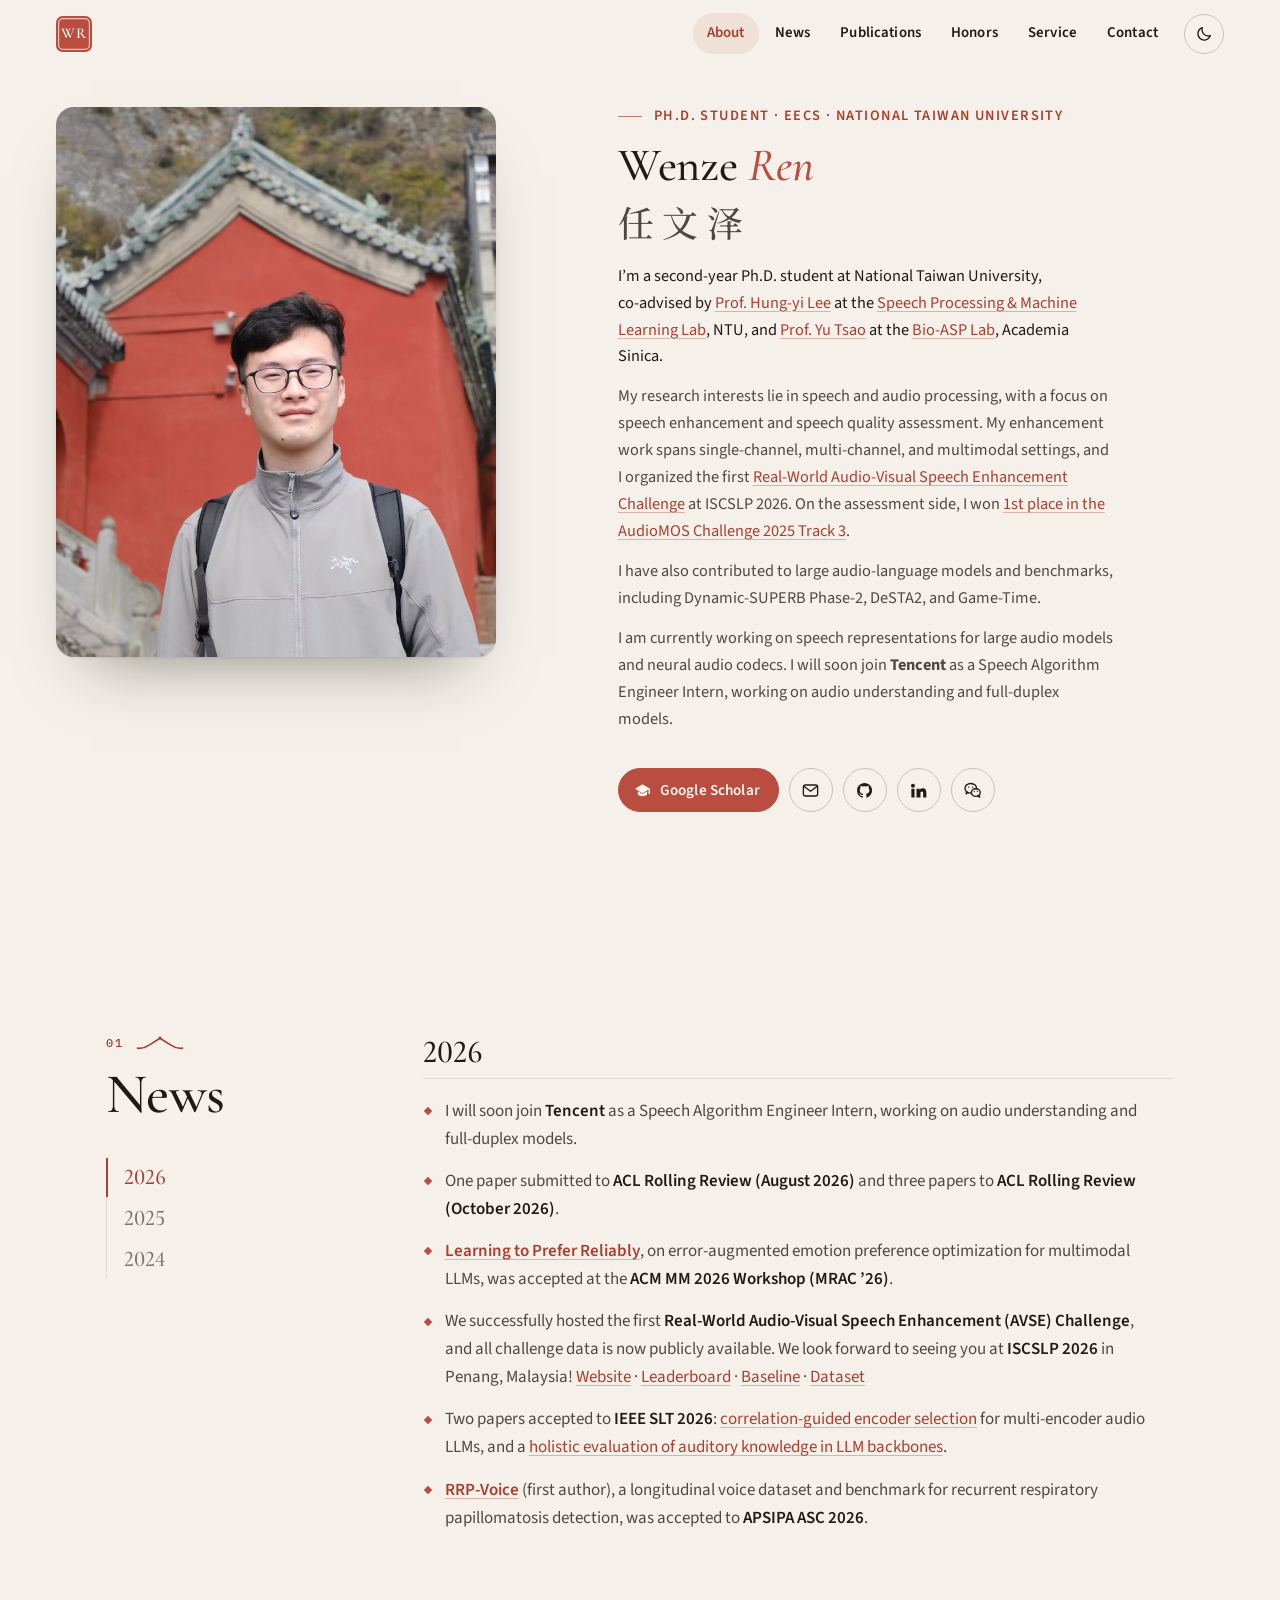
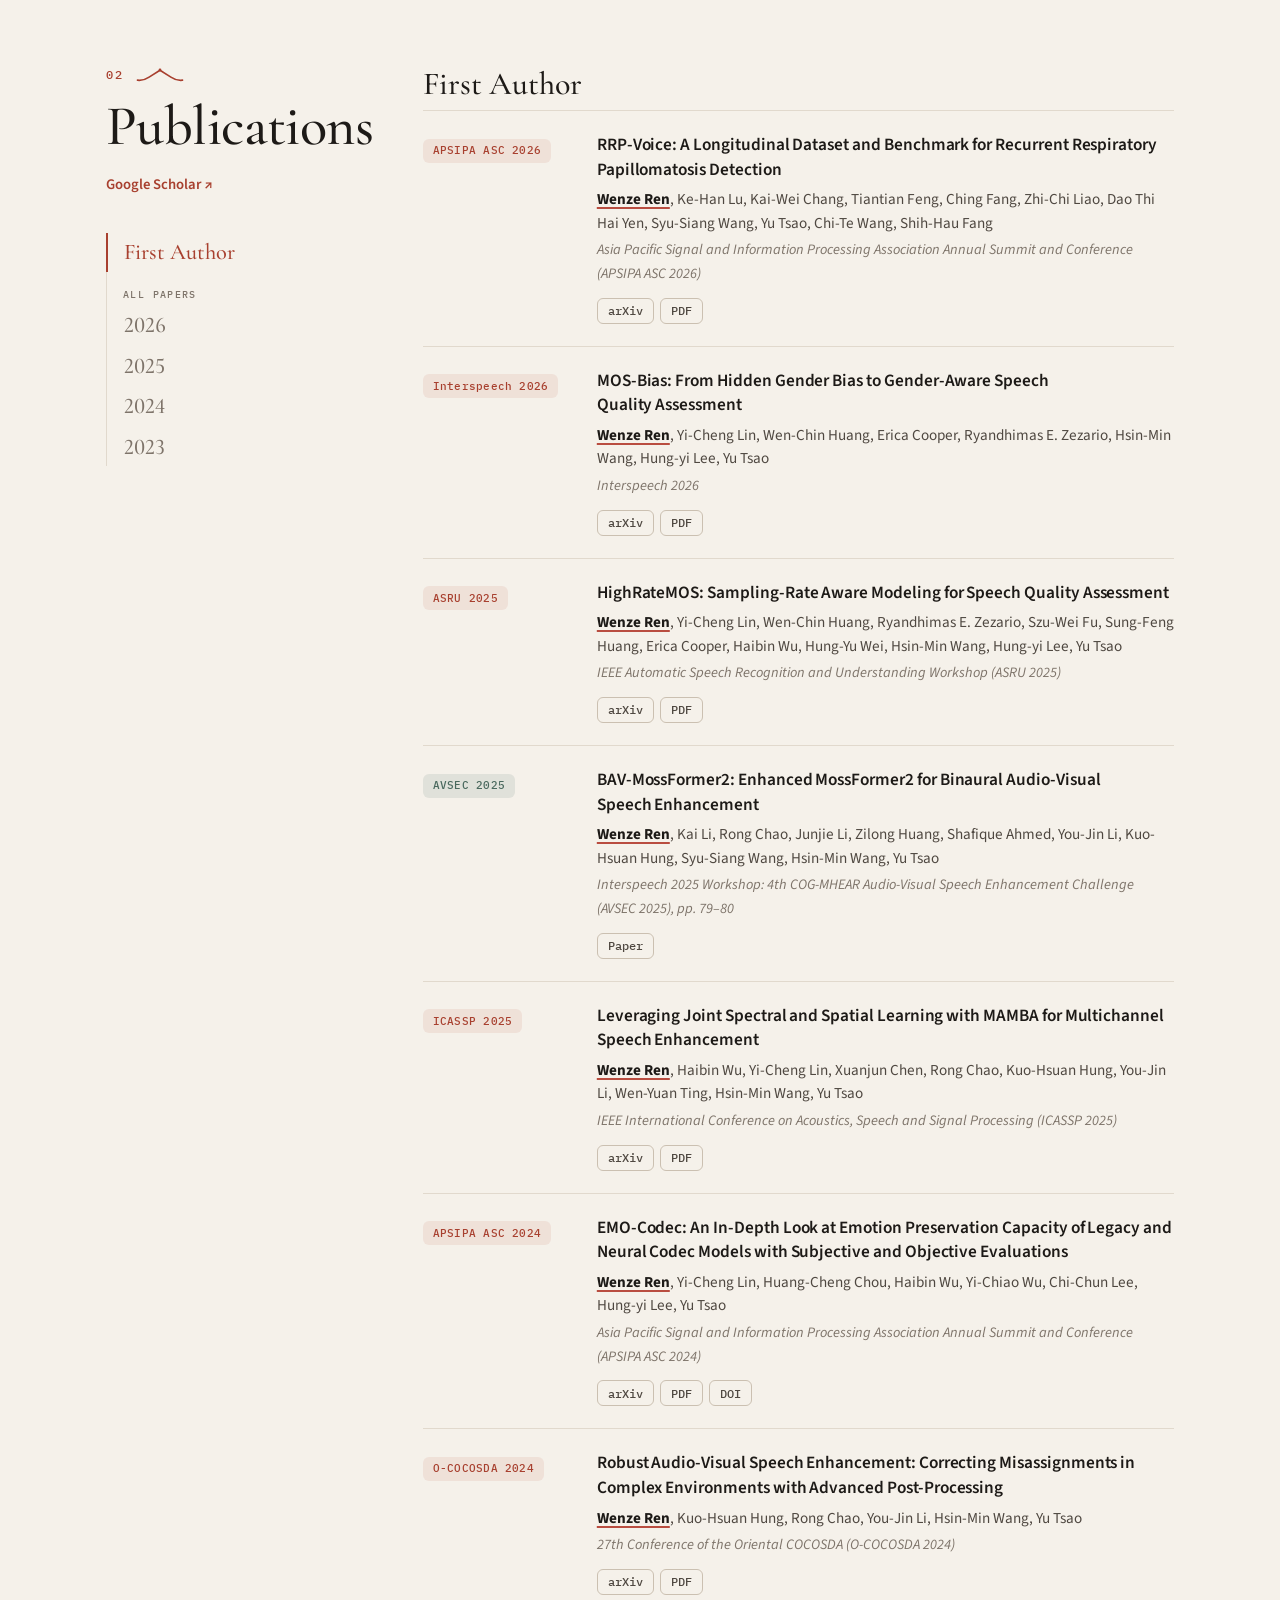
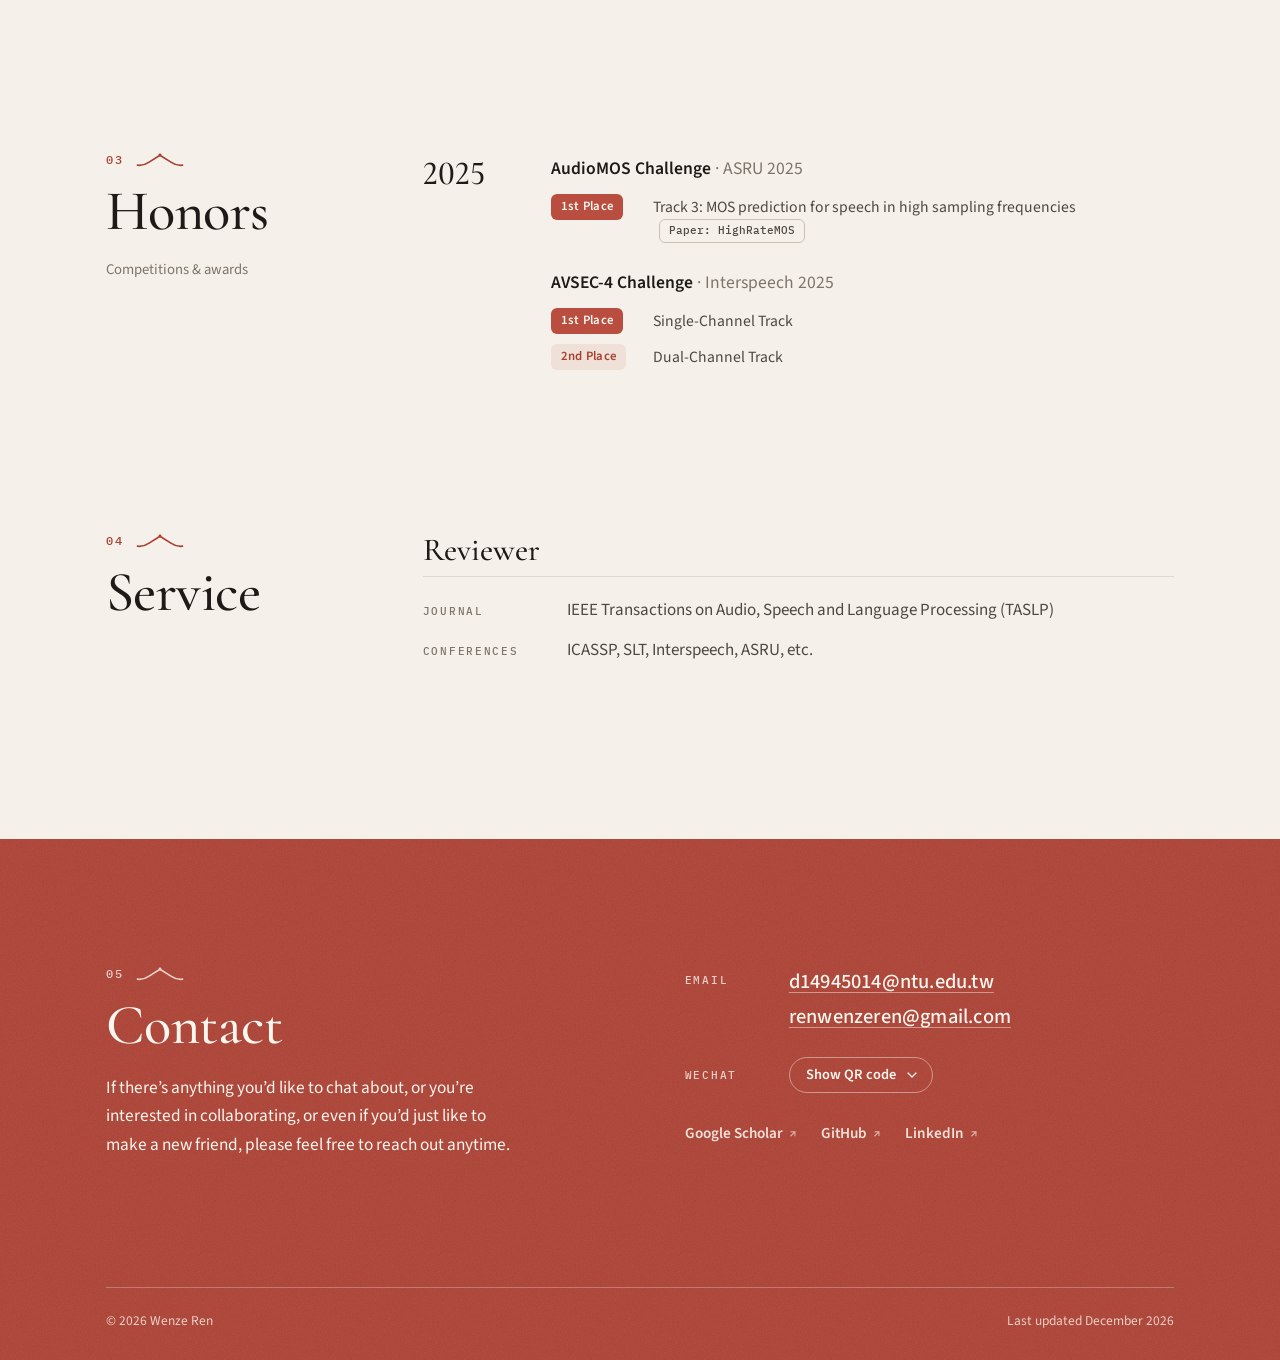
<file: index.html>
<!doctype html>
<html lang="en">
<head>
  <meta charset="utf-8">
  <meta name="viewport" content="width=device-width, initial-scale=1, viewport-fit=cover">
  <title>Wenze Ren 任文泽 · Speech &amp; Audio AI</title>
  <meta name="description" content="Wenze Ren (任文泽) is a Ph.D. student at National Taiwan University working on speech enhancement, speech quality assessment and large audio-language models.">
  <meta name="author" content="Wenze Ren">
  <meta name="theme-color" content="#F5F1EA" media="(prefers-color-scheme: light)">
  <meta name="theme-color" content="#151311" media="(prefers-color-scheme: dark)">
  <link rel="icon" href="assets/img/favicon.svg" type="image/svg+xml">

  <!-- Social preview (link previews in WeChat, Slack, X, …) -->
  <meta property="og:type" content="website">
  <meta property="og:title" content="Wenze Ren 任文泽">
  <meta property="og:description" content="Ph.D. student at National Taiwan University working on speech enhancement, speech quality assessment and audio-language models.">
  <meta property="og:url" content="https://rezzsl.github.io/">
  <meta property="og:image" content="https://rezzsl.github.io/assets/img/og.jpg">
  <meta name="twitter:card" content="summary_large_image">

  <script>
    (function () {
      var root = document.documentElement;
      root.classList.add('js');
      try { var t = localStorage.getItem('theme'); if (t === 'light' || t === 'dark') root.dataset.theme = t; } catch (e) {}
    })();
  </script>

  <link rel="preconnect" href="https://fonts.googleapis.com">
  <link rel="preconnect" href="https://fonts.gstatic.com" crossorigin>
  <link rel="stylesheet" href="https://fonts.googleapis.com/css2?family=Cormorant+Garamond:ital,wght@0,500;0,600;1,500&family=IBM+Plex+Mono:wght@400;500&family=Source+Sans+3:ital,wght@0,400;0,500;0,600;0,700;1,400&display=swap">
  <link rel="stylesheet" href="https://fonts.googleapis.com/css2?family=Noto+Serif+SC:wght@500&text=%E4%BB%BB%E6%96%87%E6%B3%BD&display=swap">
  <!-- ?v= is bumped whenever style.css / publications.js / main.js change, so browsers never mix a new page with cached old files -->
  <link rel="stylesheet" href="assets/css/style.css?v=20261128">
</head>
<body>
  <a class="skip-link" href="#main">Skip to content</a>

  <!-- ============ Header ============ -->
  <header class="site-header" data-header>
    <a class="brand" href="#top" aria-label="Wenze Ren, back to top">
      <span class="brand__seal" aria-hidden="true">WR</span>
      <span class="brand__name">Wenze Ren</span>
    </a>
    <nav class="site-nav" aria-label="Primary">
      <ul class="site-nav__links" id="nav-links">
        <li><a href="#about">About</a></li>
        <li><a href="#news">News</a></li>
        <li><a href="#publications">Publications</a></li>
        <li><a href="#honors">Honors</a></li>
        <li><a href="#service">Service</a></li>
        <li><a href="#contact">Contact</a></li>
      </ul>
      <button class="icon-btn theme-toggle" type="button" data-theme-toggle aria-label="Switch to dark mode">
        <svg class="i-moon" viewBox="0 0 24 24" aria-hidden="true"><path d="M20.5 14.2A8.5 8.5 0 0 1 9.8 3.5a8.5 8.5 0 1 0 10.7 10.7Z"/></svg>
        <svg class="i-sun" viewBox="0 0 24 24" aria-hidden="true"><circle cx="12" cy="12" r="4.2"/><path d="M12 2.5v2.2M12 19.3v2.2M4.6 4.6l1.6 1.6M17.8 17.8l1.6 1.6M2.5 12h2.2M19.3 12h2.2M4.6 19.4l1.6-1.6M17.8 6.2l1.6-1.6"/></svg>
      </button>
      <button class="icon-btn nav-toggle" type="button" aria-expanded="false" aria-controls="nav-links" aria-label="Open menu">
        <svg viewBox="0 0 24 24" aria-hidden="true"><path d="M4 8h16M4 16h16"/></svg>
      </button>
    </nav>
  </header>

  <!-- ============ Hero ============ -->
  <section class="hero" id="about">
    <figure class="hero__photo">
      <img src="assets/img/wudangshan.jpg"
           srcset="assets/img/wudangshan-800.jpg 800w, assets/img/wudangshan.jpg 1280w"
           sizes="(max-width: 760px) 100vw, 440px"
           width="1280" height="1920" fetchpriority="high"
           alt="Portrait of Wenze Ren">
    </figure>

    <div class="hero__panel">
      <div class="hero__content">
        <p class="eyebrow">Ph.D. Student · EECS · National Taiwan University</p>
        <h1 class="hero__name">
          <span class="hero__en">Wenze <em>Ren</em></span>
          <span class="hero__zh" lang="zh-Hans">任文泽</span>
        </h1>
        <div class="hero__bio">
          <p>I’m a second-year Ph.D. student at National Taiwan University, <span class="nowrap">co-advised</span> by <a href="https://speech.ee.ntu.edu.tw/~hylee/index.php" target="_blank" rel="noopener">Prof. Hung-yi Lee</a> at the <a href="https://speech.ee.ntu.edu.tw/" target="_blank" rel="noopener">Speech Processing &amp; Machine Learning Lab</a>, NTU, and <a href="https://www.citi.sinica.edu.tw/pages/yu.tsao/index_en.html" target="_blank" rel="noopener">Prof. Yu Tsao</a> at the <a href="https://bio-asplab.citi.sinica.edu.tw/" target="_blank" rel="noopener">Bio-ASP Lab</a>, Academia Sinica.</p>
          <p>My research interests lie in speech and audio processing, with a focus on speech enhancement and speech quality assessment. My enhancement work spans single-channel, multi-channel, and multimodal settings, and I organized the first <a href="https://real-world-avse.github.io/" target="_blank" rel="noopener">Real-World Audio-Visual Speech Enhancement Challenge</a> at ISCSLP 2026. On the assessment side, I won <a href="#pub-highratemos">1st place in the AudioMOS Challenge 2025 Track 3</a>.</p>
          <p>I have also contributed to large audio-language models and benchmarks, including <span class="nowrap">Dynamic-SUPERB</span> <span class="nowrap">Phase-2</span>, DeSTA2, and <span class="nowrap">Game-Time</span>.</p>
          <p>I am currently working on speech representations for large audio models and neural audio codecs. I will soon join <strong>Tencent</strong> as a Speech Algorithm Engineer Intern, working on audio understanding and full-duplex models.</p>
        </div>
        <ul class="hero__links">
          <li>
            <a class="btn btn--solid" href="https://scholar.google.com/citations?user=w5F00dYAAAAJ" target="_blank" rel="noopener">
              <svg class="is-filled" viewBox="0 0 24 24" aria-hidden="true"><path d="M12 3 1.5 9.5 12 16l8.5-5.3V17h2V9.5L12 3Z"/><path d="M5.5 13v4.2c1.6 1.9 3.9 2.8 6.5 2.8s4.9-.9 6.5-2.8V13L12 17l-6.5-4Z"/></svg>
              Google Scholar
            </a>
          </li>
          <li><a class="icon-link" href="#contact" aria-label="Email"><svg viewBox="0 0 24 24" aria-hidden="true"><rect x="3" y="5" width="18" height="14" rx="2.5"/><path d="m4 7 8 6 8-6"/></svg></a></li>
          <li><a class="icon-link" href="https://github.com/rezzsl" target="_blank" rel="noopener" aria-label="GitHub"><svg class="is-filled" viewBox="0 0 24 24" aria-hidden="true"><path d="M12 2.5a9.5 9.5 0 0 0-3 18.5c.5.1.7-.2.7-.5v-1.7c-2.7.6-3.3-1.2-3.3-1.2-.4-1.1-1.1-1.4-1.1-1.4-.9-.6.1-.6.1-.6 1 .1 1.5 1 1.5 1 .9 1.5 2.3 1.1 2.9.8.1-.6.3-1.1.6-1.3-2.1-.2-4.4-1.1-4.4-4.8 0-1.1.4-1.9 1-2.6-.1-.2-.4-1.2.1-2.6 0 0 .8-.3 2.6 1a9 9 0 0 1 4.8 0c1.8-1.3 2.6-1 2.6-1 .5 1.4.2 2.4.1 2.6.6.7 1 1.5 1 2.6 0 3.7-2.3 4.6-4.4 4.8.3.3.6.9.6 1.8v2.6c0 .3.2.6.7.5A9.5 9.5 0 0 0 12 2.5Z"/></svg></a></li>
          <li><a class="icon-link" href="https://www.linkedin.com/in/rezzsl/" target="_blank" rel="noopener" aria-label="LinkedIn"><svg class="is-filled" viewBox="0 0 24 24" aria-hidden="true"><path d="M4.98 3.5a2.5 2.5 0 1 1 0 5 2.5 2.5 0 0 1 0-5ZM3 9.75h4v11H3v-11Z"/><path d="M9.5 9.75H13.3V11.25H13.36C13.89 10.25 15.19 9.2 17.13 9.2C21.16 9.2 21.9 11.85 21.9 15.3V20.75H17.9V15.92C17.9 14.77 17.88 13.29 16.3 13.29C14.69 13.29 14.45 14.54 14.45 15.84V20.75H9.5Z"/></svg></a></li>
          <li><a class="icon-link" href="#contact" data-open-wechat aria-label="WeChat"><svg viewBox="0 0 24 24" aria-hidden="true"><path d="M10.63 15.26A7.3 6.1 0 1 1 17.06 9.84"/><path d="M4.64 13.51 3.9 16.3l2.25-1.82"/><path d="M21.8 14.6a5.6 4.8 0 1 1-11.2 0 5.6 4.8 0 1 1 11.2 0Z"/><path d="m20.16 17.99 1.04 2.31-2.63-1.35"/><path d="M7.3 7.8h.01M12.1 7.8h.01M14.3 13.4h.01M18.1 13.4h.01"/></svg></a></li>
        </ul>
      </div>
    </div>
  </section>

  <main id="main">
    <!-- ============ News ============ -->
    <section class="section" id="news">
      <header class="section__head reveal">
        <span class="section__index">01</span>
        <h2 class="section__title">News</h2>
        <nav class="year-nav" aria-label="News by year" data-news-nav></nav>
      </header>

      <div class="section__body">
        <ol class="news reveal">
          <li class="news__year">
            <h3 class="news__label">2026</h3>
            <ul class="news__items">
              <li>I will soon join <strong>Tencent</strong> as a Speech Algorithm Engineer Intern, working on audio understanding and full-duplex models.</li>
              <li>One paper submitted to <strong>ACL Rolling Review (August 2026)</strong> and three papers to <strong>ACL Rolling Review (October 2026)</strong>.</li>
              <li><a href="#pub-emotion-preference"><strong>Learning to Prefer Reliably</strong></a>, on error-augmented emotion preference optimization for multimodal LLMs, was accepted at the <strong>ACM MM 2026 Workshop (MRAC ’26)</strong>.</li>
              <li>We successfully hosted the first <strong>Real-World Audio-Visual Speech Enhancement (AVSE) Challenge</strong>, and all challenge data is now publicly available. We look forward to seeing you at <strong>ISCSLP 2026</strong> in Penang, Malaysia! <a href="https://real-world-avse.github.io/" target="_blank" rel="noopener">Website</a> · <a href="https://avse.renwenze.com/" target="_blank" rel="noopener">Leaderboard</a> · <a href="https://github.com/Real-World-AVSE/Baseline" target="_blank" rel="noopener">Baseline</a> · <a href="https://huggingface.co/datasets/Rezzsl/Real-World_AVSE_Challenge_dev_and_test_sets_ISCSLP_2026" target="_blank" rel="noopener">Dataset</a></li>
              <li>Two papers accepted to <strong>IEEE SLT 2026</strong>: <a href="#pub-encoder-selection">correlation-guided encoder selection</a> for multi-encoder audio LLMs, and a <a href="#pub-akb">holistic evaluation of auditory knowledge in LLM backbones</a>.</li>
              <li><a href="#pub-rrp-voice"><strong>RRP-Voice</strong></a> (first author), a longitudinal voice dataset and benchmark for recurrent respiratory papillomatosis detection, was accepted to <strong>APSIPA ASC 2026</strong>.</li>
              <li><a href="#pub-taigispeech"><strong>TaigiSpeech</strong></a> (core contributor), a real-world Taiwanese speech-intent dataset, was accepted to <strong>Interspeech 2026</strong> as a long paper.</li>
              <li><a href="#pub-mos-bias"><strong>MOS-Bias</strong></a> (first author), which uncovers hidden gender bias in speech quality assessment, was accepted to <strong>Interspeech 2026</strong>.</li>
              <li><a href="#pub-game-time"><strong>Game-Time</strong></a> accepted to <strong>ICASSP 2026</strong>.</li>
              <li><a href="#pub-desta25-audio"><strong>DeSTA2.5-Audio</strong></a> and <a href="#pub-codecfake-plus"><strong>CodecFake+</strong></a> published in <strong>IEEE TASLP</strong>.</li>
            </ul>
          </li>
          <li class="news__year">
            <h3 class="news__label">2025</h3>
            <ul class="news__items">
              <li><a href="#pub-highratemos"><strong>HighRateMOS</strong></a> (first author), sampling-rate-aware speech quality assessment, accepted to <strong>IEEE ASRU 2025</strong>.</li>
              <li>Two papers at the <strong>Interspeech 2025</strong> AVSEC workshop, including <a href="#pub-bav-mossformer2"><strong>BAV-MossFormer2</strong></a> (first author) for binaural audio-visual enhancement.</li>
              <li>Joint spectral–spatial <a href="#pub-mamba-multichannel-se">Mamba for multichannel speech enhancement</a> (first author) at <strong>ICASSP 2025</strong>.</li>
              <li><a href="#pub-dynamic-superb-2"><strong>Dynamic-SUPERB Phase-2</strong></a> at <strong>ICLR 2025</strong>.</li>
            </ul>
          </li>
          <li class="news__year">
            <h3 class="news__label">2024</h3>
            <ul class="news__items">
              <li><a href="#pub-emo-codec"><strong>EMO-Codec</strong></a> (first author) at <strong>APSIPA ASC 2024</strong>.</li>
              <li><a href="#pub-dfadd"><strong>DFADD</strong></a> at <strong>IEEE SLT 2024</strong>.</li>
              <li><a href="#pub-robust-avse">Robust audio-visual speech enhancement</a> (first author) at <strong>O-COCOSDA 2024</strong>.</li>
            </ul>
          </li>
        </ol>
      </div>
    </section>

    <!-- ============ Publications ============ -->
    <section class="section" id="publications">
      <header class="section__head reveal">
        <span class="section__index">02</span>
        <h2 class="section__title">Publications</h2>
        <p class="section__aside"><a href="https://scholar.google.com/citations?user=w5F00dYAAAAJ" target="_blank" rel="noopener">Google Scholar ↗</a></p>
        <nav class="year-nav" aria-label="Jump to year" data-year-nav></nav>
      </header>

      <div class="section__body">
        <div class="pub-list" data-pub-list aria-live="polite"></div>
        <noscript><p class="pub-empty">The publication list needs JavaScript. You can also find it on <a href="https://scholar.google.com/citations?user=w5F00dYAAAAJ">Google Scholar</a>.</p></noscript>
      </div>
    </section>

    <!-- ============ Honors ============ -->
    <section class="section" id="honors">
      <header class="section__head reveal">
        <span class="section__index">03</span>
        <h2 class="section__title">Honors</h2>
        <p class="section__aside">Competitions &amp; awards</p>
      </header>

      <div class="section__body">
        <!-- Grouped by year, then by competition; one <li> in .honor__results per track/result.
             Add "honor__award--top" to highlight a 1st place. -->
        <ol class="honors reveal">
          <li class="honors__year">
            <h3 class="honors__label">2025</h3>
            <div class="honors__items">
              <article class="honor">
                <h4 class="honor__title">AudioMOS Challenge <span class="honor__venue">· ASRU 2025</span></h4>
                <ul class="honor__results">
                  <li>
                    <span class="honor__award honor__award--top">1st Place</span>
                    <span class="honor__track">Track 3: MOS prediction for speech in high sampling frequencies <a class="honor__paper" href="#pub-highratemos">Paper: HighRateMOS</a></span>
                  </li>
                </ul>
              </article>
              <article class="honor">
                <h4 class="honor__title"><abbr title="4th COG-MHEAR Audio-Visual Speech Enhancement Challenge">AVSEC-4</abbr> Challenge <span class="honor__venue">· Interspeech 2025</span></h4>
                <ul class="honor__results">
                  <li>
                    <span class="honor__award honor__award--top">1st Place</span>
                    <span class="honor__track">Single-Channel Track</span>
                  </li>
                  <li>
                    <span class="honor__award">2nd Place</span>
                    <span class="honor__track">Dual-Channel Track</span>
                  </li>
                </ul>
              </article>
            </div>
          </li>
        </ol>
      </div>
    </section>

    <!-- ============ Service ============ -->
    <section class="section" id="service">
      <header class="section__head reveal">
        <span class="section__index">04</span>
        <h2 class="section__title">Service</h2>
      </header>

      <div class="section__body">
        <div class="service reveal">
          <h3 class="service__role">Reviewer</h3>
          <dl class="service__list">
            <div class="service__row">
              <dt>Journal</dt>
              <dd>IEEE Transactions on Audio, Speech and Language Processing (TASLP)</dd>
            </div>
            <div class="service__row">
              <dt>Conferences</dt>
              <dd>ICASSP, SLT, Interspeech, ASRU, etc.</dd>
            </div>
          </dl>
        </div>
      </div>
    </section>
  </main>

  <!-- ============ Contact ============ -->
  <section class="contact" id="contact">
    <div class="contact__inner">
      <div class="contact__body reveal">
        <div class="contact__intro">
          <span class="section__index">05</span>
          <h2 class="section__title">Contact</h2>
          <p class="contact__text">If there’s anything you’d like to chat about, or you’re interested in collaborating, or even if you’d just like to make a new friend, please feel free to reach out anytime.</p>
        </div>
        <div class="contact__details">
          <!-- Email addresses are written as user|domain; main.js turns them into mailto links
               (keeps them away from simple spam scrapers). -->
          <dl class="contact__methods">
            <div class="contact__method">
              <dt>Email</dt>
              <dd>
                <a data-email="d14945014|ntu.edu.tw" href="#contact">d14945014 [at] ntu.edu.tw</a>
                <a data-email="renwenzeren|gmail.com" href="#contact">renwenzeren [at] gmail.com</a>
              </dd>
            </div>
            <div class="contact__method contact__method--wechat">
              <dt>WeChat</dt>
              <dd>
                <details class="wechat">
                  <summary class="wechat__toggle">
                    <span class="wechat__show">Show QR code</span>
                    <span class="wechat__hide">Hide QR code</span>
                    <svg viewBox="0 0 24 24" aria-hidden="true"><path d="m6 9 6 6 6-6"/></svg>
                  </summary>
                  <div class="wechat__panel">
                    <img src="assets/img/wechat-qr.png" width="400" height="400" loading="lazy" alt="WeChat QR code to add Wenze Ren">
                    <span>Scan the QR code to add me on WeChat</span>
                  </div>
                </details>
              </dd>
            </div>
          </dl>
          <ul class="contact__links">
            <li><a href="https://scholar.google.com/citations?user=w5F00dYAAAAJ" target="_blank" rel="noopener">Google Scholar</a></li>
            <li><a href="https://github.com/rezzsl" target="_blank" rel="noopener">GitHub</a></li>
            <li><a href="https://www.linkedin.com/in/rezzsl/" target="_blank" rel="noopener">LinkedIn</a></li>
          </ul>
        </div>
      </div>
    </div>
    <footer class="site-footer">
      <div class="site-footer__inner">
        <p>© 2026 Wenze Ren</p>
        <p>Last updated <span data-last-updated>November 2026</span></p>
      </div>
    </footer>
  </section>

  <script src="assets/js/publications.js?v=20261128"></script>
  <script src="assets/js/main.js?v=20261128"></script>
</body>
</html>
</file>
<file: assets/css/style.css>
/* ==========================================================================
   Wenze Ren — personal academic site
   Palette sampled from the portrait photo:
   vermilion temple wall · celadon roof tiles · warm stone.
   ========================================================================== */

:root {
  /* Photo-matched colours (stay the same in dark mode) */
  --wall: #B94D40;
  --wall-deep: #9C3F34;
  --on-wall: #FBF6EE;
  --on-wall-2: rgba(251, 246, 238, 0.78);
  --on-wall-line: rgba(251, 246, 238, 0.28);

  /* Page */
  --bg: #F5F1EA;
  --bg-raised: #FBF9F5;
  --bg-sunken: #ECE6DC;
  --ink: #1D1A17;
  --ink-2: #4F4841;
  --ink-3: #7E746A;
  --line: #E1D9CD;
  --line-strong: #CBC0B1;
  --accent: #A8402F;
  --accent-soft: rgba(185, 77, 64, 0.1);
  --celadon: #4A695E;
  --celadon-soft: rgba(79, 110, 99, 0.12);
  --shadow-sm: 0 1px 2px rgba(29, 26, 23, 0.1);
  --shadow: 0 1px 2px rgba(29, 26, 23, 0.06), 0 14px 36px -18px rgba(29, 26, 23, 0.3);
  --shadow-photo: 0 1px 2px rgba(29, 26, 23, 0.08), 0 34px 64px -34px rgba(29, 26, 23, 0.5);
  --red: #B94D40;

  --font-display: "Cormorant Garamond", "Noto Serif SC", "Songti SC", Georgia, serif;
  --font-sans: "Source Sans 3", -apple-system, BlinkMacSystemFont, "Segoe UI", "PingFang SC", "Microsoft YaHei", sans-serif;
  --font-mono: "IBM Plex Mono", ui-monospace, "SF Mono", Menlo, Consolas, monospace;
  --font-zh: "Noto Serif SC", "Songti SC", "STSong", "SimSun", serif;

  --maxw: 1180px;
  --gutter: clamp(20px, 5vw, 56px);
  --header-h: 68px;
  --ease: cubic-bezier(0.2, 0.7, 0.2, 1);

  /* Small roof-line ornament (the temple's upturned eaves) */
  --roof: url("data:image/svg+xml,%3Csvg xmlns='http://www.w3.org/2000/svg' viewBox='0 0 48 14'%3E%3Cpath d='M1.5 12.2c4.6.5 8.3-.8 11.6-3.1L24 2.2l10.9 6.9c3.3 2.3 7 3.6 11.6 3.1' fill='none' stroke='black' stroke-width='1.7' stroke-linecap='round' stroke-linejoin='round'/%3E%3Ccircle cx='24' cy='2' r='1.4'/%3E%3C/svg%3E");
  /* Plaster grain for the vermilion surfaces */
  --grain: url("data:image/svg+xml,%3Csvg xmlns='http://www.w3.org/2000/svg' width='240' height='240'%3E%3Cfilter id='n'%3E%3CfeTurbulence type='fractalNoise' baseFrequency='.8' numOctaves='3' stitchTiles='stitch'/%3E%3CfeColorMatrix values='0 0 0 0 0 0 0 0 0 0 0 0 0 0 0 0 0 0 .6 0'/%3E%3C/filter%3E%3Crect width='100%25' height='100%25' filter='url(%23n)'/%3E%3C/svg%3E");

  color-scheme: light;
}

@media (prefers-color-scheme: dark) {
  :root:not([data-theme="light"]) {
    --bg: #151311;
    --bg-raised: #1D1A17;
    --bg-sunken: #100E0D;
    --ink: #EFE8DE;
    --ink-2: #C0B6AB;
    --ink-3: #93897F;
    --line: #2D2825;
    --line-strong: #433C37;
    --accent: #EE8E7B;
    --accent-soft: rgba(238, 142, 123, 0.12);
    --celadon: #98BBAE;
    --celadon-soft: rgba(152, 187, 174, 0.13);
    --shadow-sm: 0 1px 2px rgba(0, 0, 0, 0.4);
    --shadow: 0 1px 2px rgba(0, 0, 0, 0.3), 0 16px 40px -16px rgba(0, 0, 0, 0.7);
    --shadow-photo: 0 1px 2px rgba(0, 0, 0, 0.4), 0 34px 64px -30px rgba(0, 0, 0, 0.85);
    --red: #D8604E;
    color-scheme: dark;
  }
}

:root[data-theme="dark"] {
  --bg: #151311;
  --bg-raised: #1D1A17;
  --bg-sunken: #100E0D;
  --ink: #EFE8DE;
  --ink-2: #C0B6AB;
  --ink-3: #93897F;
  --line: #2D2825;
  --line-strong: #433C37;
  --accent: #EE8E7B;
  --accent-soft: rgba(238, 142, 123, 0.12);
  --celadon: #98BBAE;
  --celadon-soft: rgba(152, 187, 174, 0.13);
  --shadow-sm: 0 1px 2px rgba(0, 0, 0, 0.4);
  --shadow: 0 1px 2px rgba(0, 0, 0, 0.3), 0 16px 40px -16px rgba(0, 0, 0, 0.7);
  --shadow-photo: 0 1px 2px rgba(0, 0, 0, 0.4), 0 34px 64px -30px rgba(0, 0, 0, 0.85);
  --red: #D8604E;
  color-scheme: dark;
}

/* ---------- Base ---------- */

*, *::before, *::after { box-sizing: border-box; }

html {
  -webkit-text-size-adjust: 100%;
  scroll-behavior: smooth;
  scroll-padding-top: calc(var(--header-h) + 12px);
}

body {
  margin: 0;
  min-height: 100vh;
  background: var(--bg);
  color: var(--ink);
  font-family: var(--font-sans);
  font-size: 1.0625rem;
  line-height: 1.65;
  -webkit-font-smoothing: antialiased;
  -moz-osx-font-smoothing: grayscale;
  text-rendering: optimizeLegibility;
}

img, svg { display: block; max-width: 100%; }
a { color: inherit; }
h1, h2, h3, h4, p, ul, ol, dl, dd, figure { margin: 0; }
ul, ol { padding: 0; list-style: none; }
button, input { font: inherit; color: inherit; }
::selection { background: var(--wall); color: var(--on-wall); }
:focus-visible { outline: 2px solid var(--accent); outline-offset: 3px; border-radius: 4px; }

[hidden] { display: none !important; }
.nowrap { white-space: nowrap; }

.visually-hidden {
  position: absolute !important;
  width: 1px; height: 1px;
  margin: -1px; padding: 0;
  overflow: hidden; clip: rect(0 0 0 0);
  white-space: nowrap; border: 0;
}

.skip-link {
  position: fixed; top: -64px; left: 16px; z-index: 100;
  padding: 10px 16px; border-radius: 8px;
  background: var(--ink); color: var(--bg);
  font-weight: 600; text-decoration: none;
  transition: top 0.2s;
}
.skip-link:focus { top: 16px; }

.eyebrow {
  display: flex; align-items: center; gap: 14px;
  font: 500 0.74rem/1.3 var(--font-mono);
  letter-spacing: 0.16em; text-transform: uppercase;
}
.eyebrow::before {
  content: ""; flex: 0 0 32px; height: 1px;
  background: currentColor; opacity: 0.7;
}

/* ---------- Header ---------- */

.site-header {
  position: fixed; inset: 0 0 auto; z-index: 40;
  height: var(--header-h);
  display: flex; align-items: center; justify-content: space-between; gap: 16px;
  padding: 0 var(--gutter);
  color: var(--ink);
  border-bottom: 1px solid transparent;
  transition: background-color 0.35s var(--ease), border-color 0.35s var(--ease);
}
.site-header.is-scrolled {
  background: var(--bg);
  background: color-mix(in srgb, var(--bg) 88%, transparent);
  -webkit-backdrop-filter: saturate(1.3) blur(14px);
  backdrop-filter: saturate(1.3) blur(14px);
  border-bottom-color: var(--line);
}

.brand { display: inline-flex; align-items: center; gap: 12px; text-decoration: none; }
.brand__seal {
  display: grid; place-items: center;
  width: 36px; height: 36px; border-radius: 7px;
  background: var(--wall); color: var(--on-wall);
  font: 600 15px/1 var(--font-display); letter-spacing: 0.04em;
  box-shadow: inset 0 0 0 2px var(--wall), inset 0 0 0 3.2px rgba(251, 246, 238, 0.7);
}
.brand__name {
  font: 600 1.3rem/1 var(--font-display); letter-spacing: 0.01em;
  opacity: 0; transform: translateX(-6px);
  transition: opacity 0.35s var(--ease), transform 0.35s var(--ease);
}
.is-solid .brand__name { opacity: 1; transform: none; }

.site-nav { display: flex; align-items: center; gap: 6px; }
.site-nav__links { display: flex; align-items: center; gap: 2px; margin-right: 6px; }
.site-nav__links a {
  display: block; padding: 8px 14px; border-radius: 999px;
  font-size: 0.93rem; font-weight: 600; letter-spacing: 0.01em;
  text-decoration: none;
  transition: background-color 0.2s, color 0.2s;
}
.site-nav__links a:hover,
.site-nav__links a[aria-current="true"] { background: var(--accent-soft); color: var(--accent); }

.icon-btn {
  display: inline-grid; place-items: center;
  width: 40px; height: 40px; padding: 0;
  border-radius: 999px; border: 1px solid var(--line-strong);
  background: transparent; cursor: pointer;
  transition: background-color 0.2s, border-color 0.2s;
}
.icon-btn:hover { background: var(--bg-sunken); }
.icon-btn svg {
  width: 18px; height: 18px;
  fill: none; stroke: currentColor; stroke-width: 1.7;
  stroke-linecap: round; stroke-linejoin: round;
}

.theme-toggle .i-sun { display: none; }
:root[data-theme="dark"] .theme-toggle .i-sun { display: block; }
:root[data-theme="dark"] .theme-toggle .i-moon { display: none; }
@media (prefers-color-scheme: dark) {
  :root:not([data-theme="light"]) .theme-toggle .i-sun { display: block; }
  :root:not([data-theme="light"]) .theme-toggle .i-moon { display: none; }
}

.nav-toggle { display: none; }

@media (max-width: 880px) {
  .nav-toggle { display: inline-grid; }
  .site-nav__links {
    position: absolute; top: calc(100% + 6px); right: var(--gutter);
    flex-direction: column; align-items: stretch;
    min-width: 210px; margin: 0; padding: 8px;
    border: 1px solid var(--line); border-radius: 14px;
    background: var(--bg-raised); color: var(--ink);
    box-shadow: var(--shadow);
    opacity: 0; visibility: hidden; transform: translateY(-6px);
    transition: opacity 0.2s, transform 0.2s var(--ease), visibility 0.2s;
  }
  .site-header.is-open .site-nav__links { opacity: 1; visibility: visible; transform: none; }
  .site-nav__links a { padding: 11px 14px; border-radius: 9px; }
}

/* ---------- Hero ---------- */

.hero {
  --hero-maxw: 1180px;
  display: grid;
  grid-template-columns: minmax(0, 0.8fr) minmax(0, 1fr);
  align-items: start;
  align-content: center;
  column-gap: clamp(32px, 6vw, 96px);
  min-height: min(100vh, 1000px);
  min-height: min(100svh, 1000px);
  padding:
    calc(var(--header-h) + clamp(8px, 1.6vh, 24px))
    max(var(--gutter), calc((100% - var(--hero-maxw)) / 2))
    clamp(40px, 7vh, 72px);
}

.hero__photo {
  position: relative;
  justify-self: start;
  width: min(100%, 440px);
  width: min(100%, 440px, calc((100svh - var(--header-h) - 160px) * 0.8));
  aspect-ratio: 4 / 5;
  animation: photo-in 1.4s var(--ease) both;
}
.hero__photo img {
  width: 100%; height: 100%;
  object-fit: cover; object-position: 50% 42%;
  border-radius: 18px;
  background: var(--bg-sunken);
  box-shadow: var(--shadow-photo);
}

.hero__panel {
  display: flex; flex-direction: column; gap: clamp(28px, 5vh, 44px);
  min-width: 0;
}
.hero__content { max-width: 620px; }
.hero__content > * { animation: rise 1s var(--ease) both; }
.hero__content > :nth-child(1) { animation-delay: 0.15s; }
.hero__content > :nth-child(2) { animation-delay: 0.25s; }
.hero__content > :nth-child(3) { animation-delay: 0.4s; }
.hero__content > :nth-child(4) { animation-delay: 0.52s; }

.hero .eyebrow {
  gap: 12px;
  font-family: var(--font-sans); font-weight: 600;
  font-size: 0.9rem; letter-spacing: 0.1em;
  color: var(--accent);
  text-wrap: balance;
}
.hero .eyebrow::before { flex-basis: 24px; }

/* English and Chinese names read at the same visual size;
   Latin letters look smaller than CJK glyphs at equal font-size, hence the 1.3x */
.hero__name {
  --name-size: clamp(1.6rem, 2.8vw, 2.4rem);
  margin: clamp(10px, 1.8vh, 18px) 0 clamp(16px, 2.6vh, 26px);
  font-weight: 500;
}
.hero__en {
  display: block;
  font-family: var(--font-display);
  font-size: calc(var(--name-size) * 1.3);
  line-height: 1; letter-spacing: -0.005em;
}
.hero__en em { font-style: italic; color: var(--red); }
.hero__zh {
  display: block;
  margin-top: 0.42em;
  font-family: var(--font-zh); font-weight: 500;
  font-size: var(--name-size);
  line-height: 1; letter-spacing: 0.24em;
  color: var(--ink-2);
}

.hero__bio { max-width: 62ch; }
.hero__bio p { font-size: 1.02rem; line-height: 1.65; color: var(--ink-2); }
.hero__bio p:first-child { color: var(--ink); }
.hero__bio p + p { margin-top: 0.8em; }

.hero__bio a,
.news a {
  color: var(--accent);
  text-decoration: underline;
  text-decoration-thickness: 1px;
  text-underline-offset: 0.18em;
  text-decoration-color: color-mix(in srgb, currentColor 35%, transparent);
  transition: text-decoration-color 0.2s;
}
.hero__bio a:hover,
.news a:hover { text-decoration-color: currentColor; }


.hero__links { display: flex; flex-wrap: wrap; gap: 10px; margin-top: clamp(24px, 4vh, 36px); }

.btn {
  display: inline-flex; align-items: center; gap: 9px;
  height: 44px; padding: 0 18px 0 15px;
  border: 1px solid var(--line-strong); border-radius: 999px;
  color: var(--ink);
  font-size: 0.95rem; font-weight: 600; letter-spacing: 0.01em;
  text-decoration: none;
  transition: background-color 0.2s, border-color 0.2s, color 0.2s, transform 0.25s var(--ease);
}
.btn:hover { border-color: var(--accent); color: var(--accent); background: var(--accent-soft); transform: translateY(-1px); }
.btn svg {
  width: 17px; height: 17px;
  fill: none; stroke: currentColor; stroke-width: 1.7;
  stroke-linecap: round; stroke-linejoin: round;
}
.btn svg.is-filled { fill: currentColor; stroke: none; }
.btn--solid { background: var(--wall); border-color: var(--wall); color: var(--on-wall); }

/* round icon links next to the main button, with a small label on hover */
.icon-link {
  position: relative;
  display: inline-grid; place-items: center;
  width: 44px; height: 44px;
  border: 1px solid var(--line-strong); border-radius: 999px;
  color: var(--ink);
  transition: background-color 0.2s, border-color 0.2s, color 0.2s, transform 0.25s var(--ease);
}
.icon-link:hover { border-color: var(--accent); color: var(--accent); background: var(--accent-soft); transform: translateY(-1px); }
.icon-link svg {
  width: 19px; height: 19px;
  fill: none; stroke: currentColor; stroke-width: 1.7;
  stroke-linecap: round; stroke-linejoin: round;
}
.icon-link svg.is-filled { fill: currentColor; stroke: none; }
.icon-link::after {
  content: attr(aria-label);
  position: absolute; bottom: calc(100% + 8px); left: 50%;
  padding: 5px 9px; border-radius: 6px;
  background: var(--ink); color: var(--bg);
  font-size: 0.75rem; font-weight: 600; white-space: nowrap;
  opacity: 0; pointer-events: none;
  transform: translate(-50%, 4px);
  transition: opacity 0.15s, transform 0.15s;
}
.icon-link:hover::after,
.icon-link:focus-visible::after { opacity: 1; transform: translate(-50%, 0); }

/* narrow phones: main button on its own row, the four icons together below it */
@media (max-width: 420px) {
  .hero__links > li:first-child { flex-basis: 100%; }
}
.btn--solid:hover { background: var(--wall-deep); border-color: var(--wall-deep); color: var(--on-wall); }

@media (max-width: 760px) {
  .hero {
    grid-template-columns: minmax(0, 1fr); row-gap: 36px;
    min-height: 0;
    padding: calc(var(--header-h) + 12px) var(--gutter) 24px;
  }
  .hero .eyebrow { letter-spacing: 0.08em; }
}

/* ---------- Sections ---------- */

.section {
  max-width: var(--maxw);
  margin: 0 auto;
  padding: clamp(80px, 11vw, 136px) var(--gutter) 0;
  display: grid;
  grid-template-columns: minmax(0, 240px) minmax(0, 1fr);
  gap: 32px clamp(32px, 6vw, 88px);
}
.section__head { position: sticky; top: calc(var(--header-h) + 32px); align-self: start; }
.section__index {
  display: flex; align-items: center; gap: 12px;
  font: 500 0.74rem/1 var(--font-mono); letter-spacing: 0.16em;
  color: var(--accent);
}
.section__index::after {
  content: ""; width: 48px; height: 14px;
  background: currentColor;
  -webkit-mask: var(--roof) center / contain no-repeat;
  mask: var(--roof) center / contain no-repeat;
}
.section__title {
  margin-top: 16px;
  font: 500 clamp(2.5rem, 4.4vw, 3.6rem)/1 var(--font-display);
  letter-spacing: -0.01em;
}
.section__aside { margin-top: 18px; font-size: 0.92rem; line-height: 1.7; color: var(--ink-3); }
.section__aside a { color: var(--accent); font-weight: 600; text-decoration: none; }
.section__aside a:hover { text-decoration: underline; }
.section__body { min-width: 0; }

@media (max-width: 960px) {
  .section { grid-template-columns: minmax(0, 1fr); }
  .section__head { position: static; }
}

/* ---------- News ---------- */

.news__year + .news__year { margin-top: 40px; }
.news__year.is-entering { animation: part-in 0.45s var(--ease) both; }
.news__label {
  margin-bottom: 18px; padding-bottom: 10px;
  border-bottom: 1px solid var(--line);
  font: 500 2rem/1 var(--font-display); font-variant-numeric: lining-nums;
}
.news__items { display: grid; gap: 14px; }
/* more than six items: the list keeps the height of the newest six (set in main.js) and scrolls */
.news__items.is-scrollable {
  overflow-y: scroll; /* scrollbar always takes its space, so main.js measures the final line wrapping */
  padding-right: 16px;
}
/* always-visible thin scrollbar, so it is clear there is more to read */
.news__items.is-scrollable::-webkit-scrollbar { width: 6px; }
.news__items.is-scrollable::-webkit-scrollbar-track { background: var(--line); border-radius: 999px; }
.news__items.is-scrollable::-webkit-scrollbar-thumb { background: var(--ink-3); border-radius: 999px; }
@supports (-moz-appearance: none) {
  .news__items.is-scrollable { scrollbar-width: thin; scrollbar-color: var(--ink-3) var(--line); }
}
.news__items li { position: relative; padding-left: 22px; color: var(--ink-2); }
.news__items li::before {
  content: ""; position: absolute; left: 2px; top: 0.66em;
  width: 6px; height: 6px;
  background: var(--wall); transform: rotate(45deg);
}
.news strong { font-weight: 600; color: var(--ink); }
.news a strong { color: inherit; }


/* ---------- Publications ---------- */



/* year navigation, under the section title in the sticky column */
.year-nav {
  display: grid; gap: 2px;
  max-width: 170px; margin-top: 36px;
  border-left: 1px solid var(--line);
}
.year-nav a {
  display: flex; align-items: baseline; justify-content: space-between; gap: 12px;
  margin-left: -1px; padding: 7px 0 7px 16px;
  border-left: 2px solid transparent;
  font: 500 1.4rem/1.1 var(--font-display); font-variant-numeric: lining-nums;
  color: var(--ink-3); text-decoration: none;
  transition: color 0.2s, border-color 0.2s;
}
.year-nav a:hover { color: var(--ink); }
.year-nav a[aria-current="true"] { color: var(--accent); border-left-color: var(--accent); }
.year-nav__label {
  margin: 16px 0 4px 16px;
  font: 500 0.62rem/1 var(--font-mono); letter-spacing: 0.14em; text-transform: uppercase;
  color: var(--ink-3);
}


@media (max-width: 960px) {
  .year-nav { display: flex; flex-wrap: wrap; gap: 8px; max-width: none; margin-top: 22px; border-left: 0; }
  .year-nav a {
    gap: 8px; margin: 0; padding: 6px 12px;
    border: 1px solid var(--line-strong); border-radius: 999px;
    font-size: 1.1rem;
  }
  .year-nav a[aria-current="true"] { border-color: var(--accent); }
  .year-nav__label { flex-basis: 100%; margin: 6px 0 0; }
}

/* the part picked in the left nav (First Author or a year); while searching, several are listed */
.pub-group + .pub-group { margin-top: 44px; }
.pub-group__head {
  display: flex; align-items: baseline; gap: 14px;
  padding-bottom: 10px;
  border-bottom: 1px solid var(--line);
}
.pub-group__title { font: 500 2rem/1 var(--font-display); font-variant-numeric: lining-nums; }
.pub-group.is-entering { animation: part-in 0.45s var(--ease) both; }
@keyframes part-in { from { opacity: 0; transform: translateY(12px); } to { opacity: 1; transform: none; } }

.pub {
  display: grid; grid-template-columns: 150px minmax(0, 1fr); gap: 8px 24px;
  padding: 22px 0;
  border-bottom: 1px solid var(--line);
  scroll-margin-top: calc(var(--header-h) + 80px);
}
.pub:last-child { border-bottom: 0; }
.pub__side { padding-top: 2px; }

.badge {
  display: inline-flex; align-items: center;
  height: 24px; padding: 0 9px;
  border: 1px solid transparent; border-radius: 6px;
  font: 500 0.7rem/1 var(--font-mono); letter-spacing: 0.02em;
  white-space: nowrap;
}
.badge--journal { background: var(--wall); color: var(--on-wall); }
.badge--conference { background: var(--accent-soft); color: var(--accent); }
.badge--workshop { background: var(--celadon-soft); color: var(--celadon); }
.badge--preprint { border-color: var(--line-strong); color: var(--ink-3); }

.pub__title {
  font: 600 1.08rem/1.42 var(--font-sans); letter-spacing: -0.003em;
  color: var(--ink);
  text-wrap: pretty;
}
.pub__title a {
  text-decoration: none;
  background: linear-gradient(currentColor, currentColor) 0 100% / 0 1px no-repeat;
  transition: background-size 0.35s var(--ease), color 0.2s;
}
.pub__title a:hover { color: var(--accent); background-size: 100% 1px; }
.pub__authors { margin-top: 6px; font-size: 0.95rem; line-height: 1.55; color: var(--ink-2); }
.pub__authors .me {
  color: var(--ink); font-weight: 700;
  text-decoration: underline; text-decoration-color: var(--wall);
  text-decoration-thickness: 2px; text-underline-offset: 3px;
}
.pub__more {
  padding: 0; border: 0; background: none;
  color: var(--accent); font-size: inherit; font-weight: 600;
  cursor: pointer;
}
.pub__more:hover { text-decoration: underline; }
.pub__where { margin-top: 3px; font-size: 0.9rem; font-style: italic; color: var(--ink-3); }
.pub__note { font-style: normal; font-weight: 600; color: var(--celadon); }

.pub__foot { display: flex; flex-wrap: wrap; align-items: center; gap: 8px 10px; margin-top: 12px; }
.pub__flag {
  display: inline-flex; align-items: center; gap: 7px;
  margin-right: 4px;
  font: 500 0.66rem/1 var(--font-mono); letter-spacing: 0.12em; text-transform: uppercase;
  color: var(--accent);
}
.pub__flag::before { content: ""; width: 6px; height: 6px; background: var(--wall); transform: rotate(45deg); }
.pub__links { display: flex; flex-wrap: wrap; gap: 6px; }
.plink {
  display: inline-flex; align-items: center;
  height: 26px; padding: 0 10px;
  border: 1px solid var(--line-strong); border-radius: 6px;
  font: 500 0.72rem/1 var(--font-mono);
  color: var(--ink-2); text-decoration: none;
  transition: border-color 0.2s, color 0.2s, background-color 0.2s;
}
.plink:hover { border-color: var(--accent); color: var(--accent); background: var(--accent-soft); }

.pub.is-flash { animation: flash 2.2s var(--ease); }
.pub-empty { padding: 32px 0; color: var(--ink-3); }

@media (max-width: 640px) {
  .pub { grid-template-columns: minmax(0, 1fr); gap: 10px; }
}

/* ---------- Honors ---------- */

.honors__year {
  display: grid; grid-template-columns: 96px minmax(0, 1fr); gap: 10px 32px;
  padding: 28px 0;
  border-top: 1px solid var(--line);
}
.honors__year:first-child { padding-top: 4px; border-top: 0; }
.honors__label { font: 500 2.1rem/1 var(--font-display); font-variant-numeric: lining-nums; }
.honors__items { display: grid; gap: 28px; }

.honor__title { font-size: 1.1rem; font-weight: 600; line-height: 1.4; }
.honor__title abbr { text-decoration: none; cursor: help; }
.honor__venue { font-weight: 400; color: var(--ink-3); }
.honor__results { display: grid; gap: 10px; margin-top: 12px; }
.honor__results li {
  display: grid; grid-template-columns: 88px minmax(0, 1fr);
  align-items: start; gap: 14px;
}
.honor__award {
  justify-self: start;
  display: inline-flex; align-items: center;
  height: 26px; padding: 0 10px; border-radius: 6px;
  background: var(--accent-soft); color: var(--accent);
  font-size: 0.8rem; font-weight: 600; letter-spacing: 0.02em;
  white-space: nowrap;
}
.honor__award--top { background: var(--wall); color: var(--on-wall); }
.honor__track { padding-top: 2px; font-size: 0.98rem; line-height: 1.5; color: var(--ink-2); }
.honor__paper {
  display: inline-flex; align-items: center; vertical-align: 1px;
  height: 24px; margin-left: 6px; padding: 0 9px;
  border: 1px solid var(--line-strong); border-radius: 6px;
  font: 500 0.7rem/1 var(--font-mono);
  color: var(--ink-2); text-decoration: none; white-space: nowrap;
  transition: border-color 0.2s, color 0.2s, background-color 0.2s;
}
.honor__paper:hover { border-color: var(--accent); color: var(--accent); background: var(--accent-soft); }

@media (max-width: 640px) {
  .honors__year { grid-template-columns: minmax(0, 1fr); }
}

/* ---------- Service ---------- */

.service__role {
  padding-bottom: 10px;
  border-bottom: 1px solid var(--line);
  font: 500 2rem/1 var(--font-display);
}
.service__list { display: grid; gap: 14px; margin-top: 20px; }
.service__row { display: grid; grid-template-columns: 120px minmax(0, 1fr); gap: 6px 24px; align-items: baseline; }
.service__row dt {
  font: 500 0.66rem/1 var(--font-mono); letter-spacing: 0.16em; text-transform: uppercase;
  color: var(--ink-3);
}
.service__row dd { color: var(--ink-2); line-height: 1.55; }

@media (max-width: 640px) {
  .service__row { grid-template-columns: minmax(0, 1fr); }
}

/* ---------- Contact ---------- */

.contact {
  position: relative;
  margin-top: clamp(112px, 14vw, 176px);
  background: var(--wall); color: var(--on-wall);
  isolation: isolate; overflow: hidden;
}
.contact::before {
  content: ""; position: absolute; inset: 0; z-index: -1;
  background-image: var(--grain);
  opacity: 0.2; mix-blend-mode: multiply;
  pointer-events: none;
}
.contact__inner {
  max-width: var(--maxw); margin: 0 auto;
  padding: clamp(72px, 10vw, 128px) var(--gutter);
}
/* same heading as the other sections (index + roof mark + serif title), in light colours on the red band */
.contact .section__index { color: var(--on-wall-2); }
.contact__text { margin-top: 20px; max-width: 46ch; font-size: 1.08rem; }
.contact__body {
  display: grid; grid-template-columns: minmax(0, 1fr) minmax(0, 1fr);
  align-items: start; gap: 44px clamp(40px, 7vw, 112px);
}
.contact__methods { display: grid; gap: 24px; }
.contact__method {
  display: grid; grid-template-columns: 84px minmax(0, 1fr);
  align-items: start; gap: 6px 20px;
}
.contact__method dt {
  padding-top: 0.7em;
  font: 500 0.66rem/1 var(--font-mono); letter-spacing: 0.16em; text-transform: uppercase;
  color: var(--on-wall-2);
}
.contact__method dd { display: flex; flex-direction: column; align-items: flex-start; gap: 4px; }
.contact__method a[data-email] {
  font: 500 clamp(1.1rem, 1.6vw, 1.3rem)/1.5 var(--font-sans);
  letter-spacing: 0.01em;
  color: var(--on-wall);
  text-decoration: underline; text-decoration-thickness: 1px; text-underline-offset: 0.18em;
  text-decoration-color: rgba(251, 246, 238, 0.45);
  overflow-wrap: anywhere;
  transition: text-decoration-color 0.2s;
}
.contact__method a[data-email]:hover { text-decoration-color: var(--on-wall); }
.contact__method--wechat dt { padding-top: 13px; }
.wechat__toggle {
  display: inline-flex; align-items: center; gap: 8px;
  height: 36px; padding: 0 12px 0 16px;
  border: 1px solid rgba(251, 246, 238, 0.45); border-radius: 999px;
  color: var(--on-wall);
  font-size: 0.9rem; font-weight: 600;
  list-style: none; cursor: pointer;
  transition: background-color 0.2s, border-color 0.2s;
}
.wechat__toggle::-webkit-details-marker { display: none; }
.wechat__toggle:hover { background: rgba(251, 246, 238, 0.12); border-color: var(--on-wall); }
.wechat__toggle svg {
  width: 16px; height: 16px;
  fill: none; stroke: currentColor; stroke-width: 1.8; stroke-linecap: round; stroke-linejoin: round;
  transition: transform 0.25s var(--ease);
}
.wechat[open] .wechat__toggle svg { transform: rotate(180deg); }
.wechat__hide,
.wechat[open] .wechat__show { display: none; }
.wechat[open] .wechat__hide { display: inline; }
.wechat__panel {
  display: flex; align-items: center; gap: 18px;
  margin-top: 14px;
  animation: rise 0.45s var(--ease) both;
}
.wechat__panel img {
  width: 136px; height: 136px; padding: 8px;
  border-radius: 12px; background: #fff;
  box-shadow: 0 14px 30px -16px rgba(0, 0, 0, 0.55);
}
.wechat__panel span { max-width: 18ch; font-size: 0.92rem; line-height: 1.5; color: var(--on-wall-2); }

.contact__links { display: flex; flex-wrap: wrap; gap: 10px 24px; margin-top: 26px; }
.contact__links a {
  display: inline-flex; align-items: center; gap: 6px;
  font-size: 0.95rem; font-weight: 600;
  color: var(--on-wall); text-decoration: none;
  opacity: 0.88;
}
.contact__links a::after { content: "↗"; font-size: 0.85em; opacity: 0.7; }
.contact__links a:hover { opacity: 1; text-decoration: underline; text-underline-offset: 0.2em; }

.site-footer { max-width: var(--maxw); margin: 0 auto; padding: 0 var(--gutter); }
.site-footer__inner {
  display: flex; flex-wrap: wrap; justify-content: space-between; gap: 8px 24px;
  padding: 22px 0 28px;
  border-top: 1px solid var(--on-wall-line);
  font-size: 0.84rem; color: var(--on-wall-2);
}

@media (max-width: 860px) {
  .contact__body { grid-template-columns: minmax(0, 1fr); }
}

@media (max-width: 720px) {
  .contact__method { grid-template-columns: minmax(0, 1fr); }
  .contact__method dt { padding-top: 0; }
}

/* ---------- Motion ---------- */

.js .reveal {
  opacity: 0; transform: translateY(16px);
  transition: opacity 0.9s var(--ease), transform 0.9s var(--ease);
}
.js .reveal.is-in { opacity: 1; transform: none; }

@keyframes photo-in { from { opacity: 0; transform: translateY(18px) scale(0.985); } to { opacity: 1; transform: none; } }
@keyframes rise { from { opacity: 0; transform: translateY(20px); } to { opacity: 1; transform: none; } }
@keyframes grow { from { transform: scaleY(0); } to { transform: scaleY(1); } }
@keyframes flash {
  0%, 35% { background-color: var(--accent-soft); box-shadow: -14px 0 0 var(--accent-soft), 14px 0 0 var(--accent-soft); }
  100% { background-color: transparent; box-shadow: none; }
}

@media (prefers-reduced-motion: reduce) {
  html { scroll-behavior: auto; }
  *, *::before, *::after {
    animation-duration: 0.01ms !important;
    animation-delay: 0s !important;
    transition-duration: 0.01ms !important;
  }
  .js .reveal { opacity: 1; transform: none; }
}
</file>
